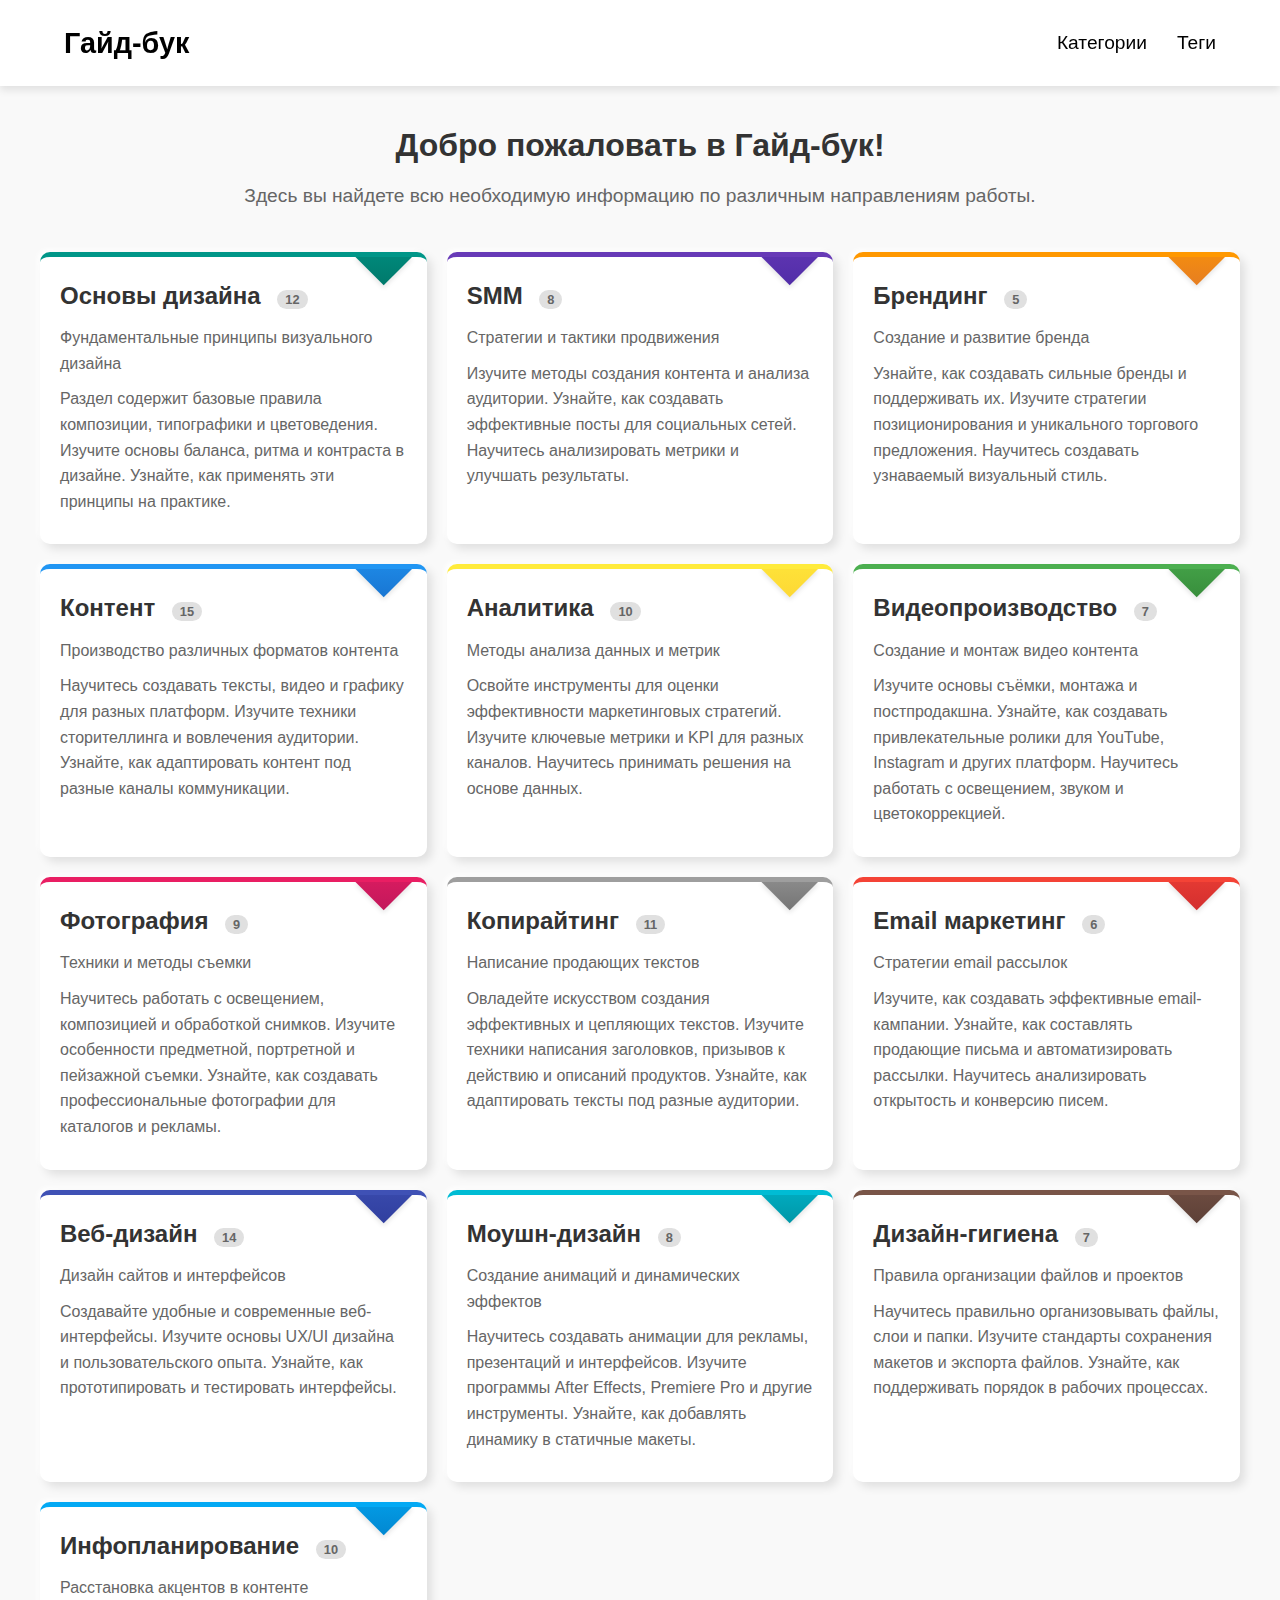
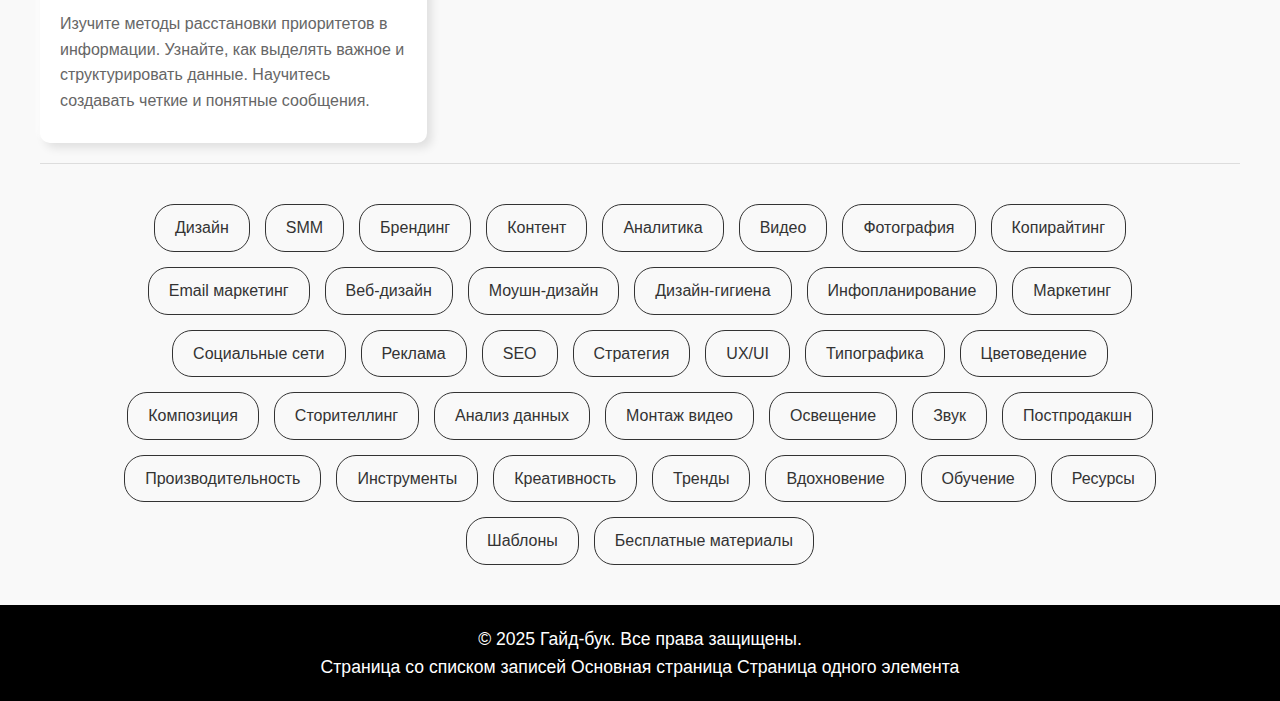
<file: index.html>
<!DOCTYPE html>
<html lang="ru">

<head>
    <meta charset="UTF-8">
    <meta name="viewport" content="width=device-width, initial-scale=1.0">
    <title>Гайд-бук</title>
    <link rel="stylesheet" href="styles.css">
</head>

<body>
    <header class="fixed-header">
        <a href="#" class="logo">Гайд-бук</a>
        <div class="nav-links">
            <a href="#categories-anchor" class="nav-link">Категории</a>
            <a href="#tags-anchor" class="nav-link">Теги</a>
        </div>
    </header>

    <main>
        <section class="intro">
            <h2>Добро пожаловать в Гайд-бук!</h2>
            <p>Здесь вы найдете всю необходимую информацию по различным направлениям работы.</p>
        </section>
        <div id="categories-anchor"></div>
        <div class="categories-wrapper">
            <div class="categories-grid">
                <!-- Основы дизайна -->
                <div class="category-item color-teal">
                    <a href="/topic/design-basics">
                        <h3>Основы дизайна <span class="item-count">12</span></h3>
                        <p>Фундаментальные принципы визуального дизайна</p>
                        <p class="additional-info">
                            Раздел содержит базовые правила композиции, типографики и цветоведения.
                            Изучите основы баланса, ритма и контраста в дизайне.
                            Узнайте, как применять эти принципы на практике.
                        </p>
                    </a>
                </div>
        
                <!-- SMM -->
                <div class="category-item color-purple">
                    <a href="/topic/social-media">
                        <h3>SMM <span class="item-count">8</span></h3>
                        <p>Стратегии и тактики продвижения</p>
                        <p class="additional-info">
                            Изучите методы создания контента и анализа аудитории.
                            Узнайте, как создавать эффективные посты для социальных сетей.
                            Научитесь анализировать метрики и улучшать результаты.
                        </p>
                    </a>
                </div>
        
                <!-- Брендинг -->
                <div class="category-item color-orange">
                    <a href="/topic/branding">
                        <h3>Брендинг <span class="item-count">5</span></h3>
                        <p>Создание и развитие бренда</p>
                        <p class="additional-info">
                            Узнайте, как создавать сильные бренды и поддерживать их.
                            Изучите стратегии позиционирования и уникального торгового предложения.
                            Научитесь создавать узнаваемый визуальный стиль.
                        </p>
                    </a>
                </div>
        
                <!-- Контент -->
                <div class="category-item color-blue">
                    <a href="/topic/content-creation">
                        <h3>Контент <span class="item-count">15</span></h3>
                        <p>Производство различных форматов контента</p>
                        <p class="additional-info">
                            Научитесь создавать тексты, видео и графику для разных платформ.
                            Изучите техники сторителлинга и вовлечения аудитории.
                            Узнайте, как адаптировать контент под разные каналы коммуникации.
                        </p>
                    </a>
                </div>
        
                <!-- Аналитика -->
                <div class="category-item color-yellow">
                    <a href="/topic/analytics">
                        <h3>Аналитика <span class="item-count">10</span></h3>
                        <p>Методы анализа данных и метрик</p>
                        <p class="additional-info">
                            Освойте инструменты для оценки эффективности маркетинговых стратегий.
                            Изучите ключевые метрики и KPI для разных каналов.
                            Научитесь принимать решения на основе данных.
                        </p>
                    </a>
                </div>
        
                <!-- Видеопроизводство -->
                <div class="category-item color-green" >
                    <a href="/topic/video-production">
                        <h3>Видеопроизводство <span class="item-count">7</span></h3>
                        <p>Создание и монтаж видео контента</p>
                        <p class="additional-info">
                            Изучите основы съёмки, монтажа и постпродакшна.
                            Узнайте, как создавать привлекательные ролики для YouTube, Instagram и других платформ.
                            Научитесь работать с освещением, звуком и цветокоррекцией.
                        </p>
                    </a>
                </div>
        
                <!-- Фотография -->
                <div class="category-item color-pink">
                    <a href="/topic/photography">
                        <h3>Фотография <span class="item-count">9</span></h3>
                        <p>Техники и методы съемки</p>
                        <p class="additional-info">
                            Научитесь работать с освещением, композицией и обработкой снимков.
                            Изучите особенности предметной, портретной и пейзажной съемки.
                            Узнайте, как создавать профессиональные фотографии для каталогов и рекламы.
                        </p>
                    </a>
                </div>
        
                <!-- Копирайтинг -->
                <div class="category-item color-gray">
                    <a href="/topic/copywriting">
                        <h3>Копирайтинг <span class="item-count">11</span></h3>
                        <p>Написание продающих текстов</p>
                        <p class="additional-info">
                            Овладейте искусством создания эффективных и цепляющих текстов.
                            Изучите техники написания заголовков, призывов к действию и описаний продуктов.
                            Узнайте, как адаптировать тексты под разные аудитории.
                        </p>
                    </a>
                </div>
        
                <!-- Email маркетинг -->
                <div class="category-item color-red">
                    <a href="/topic/email-marketing">
                        <h3>Email маркетинг <span class="item-count">6</span></h3>
                        <p>Стратегии email рассылок</p>
                        <p class="additional-info">
                            Изучите, как создавать эффективные email-кампании.
                            Узнайте, как составлять продающие письма и автоматизировать рассылки.
                            Научитесь анализировать открытость и конверсию писем.
                        </p>
                    </a>
                </div>
        
                <!-- Веб-дизайн -->
                <div class="category-item color-indigo">
                    <a href="/topic/web-design">
                        <h3>Веб-дизайн <span class="item-count">14</span></h3>
                        <p>Дизайн сайтов и интерфейсов</p>
                        <p class="additional-info">
                            Создавайте удобные и современные веб-интерфейсы.
                            Изучите основы UX/UI дизайна и пользовательского опыта.
                            Узнайте, как прототипировать и тестировать интерфейсы.
                        </p>
                    </a>
                </div>
        
                <!-- Моушн-дизайн -->
                <div class="category-item color-cyan">
                    <a href="/topic/motion-design">
                        <h3>Моушн-дизайн <span class="item-count">8</span></h3>
                        <p>Создание анимаций и динамических эффектов</p>
                        <p class="additional-info">
                            Научитесь создавать анимации для рекламы, презентаций и интерфейсов.
                            Изучите программы After Effects, Premiere Pro и другие инструменты.
                            Узнайте, как добавлять динамику в статичные макеты.
                        </p>
                    </a>
                </div>
        
                <!-- Дизайн-гигиена -->
                <div class="category-item color-brown">
                    <a href="/topic/design-hygiene">
                        <h3>Дизайн-гигиена <span class="item-count">7</span></h3>
                        <p>Правила организации файлов и проектов</p>
                        <p class="additional-info">
                            Научитесь правильно организовывать файлы, слои и папки.
                            Изучите стандарты сохранения макетов и экспорта файлов.
                            Узнайте, как поддерживать порядок в рабочих процессах.
                        </p>
                    </a>
                </div>
        
                <!-- Инфопланирование -->
                <div class="category-item color-light-blue">
                    <a href="/topic/infoplanning">
                        <h3>Инфопланирование <span class="item-count">10</span></h3>
                        <p>Расстановка акцентов в контенте</p>
                        <p class="additional-info">
                            Изучите методы расстановки приоритетов в информации.
                            Узнайте, как выделять важное и структурировать данные.
                            Научитесь создавать четкие и понятные сообщения.
                        </p>
                    </a>
                </div>
            </div>
        </div>
        <div id="tags-anchor"></div>
        <div class="tag-cloud">
            <a href="/tags/design">Дизайн</a>
            <a href="/tags/smm">SMM</a>
            <a href="/tags/branding">Брендинг</a>
            <a href="/tags/content">Контент</a>
            <a href="/tags/analytics">Аналитика</a>
            <a href="/tags/video">Видео</a>
            <a href="/tags/photography">Фотография</a>
            <a href="/tags/copywriting">Копирайтинг</a>
            <a href="/tags/email">Email маркетинг</a>
            <a href="/tags/web-design">Веб-дизайн</a>
            <a href="/tags/motion">Моушн-дизайн</a>
            <a href="/tags/hygiene">Дизайн-гигиена</a>
            <a href="/tags/infoplanning">Инфопланирование</a>
            <a href="/tags/marketing">Маркетинг</a>
            <a href="/tags/social-media">Социальные сети</a>
            <a href="/tags/advertising">Реклама</a>
            <a href="/tags/seo">SEO</a>
            <a href="/tags/strategy">Стратегия</a>
            <a href="/tags/ux-ui">UX/UI</a>
            <a href="/tags/typography">Типографика</a>
            <a href="/tags/color-theory">Цветоведение</a>
            <a href="/tags/composition">Композиция</a>
            <a href="/tags/storytelling">Сторителлинг</a>
            <a href="/tags/data-analysis">Анализ данных</a>
            <a href="/tags/video-editing">Монтаж видео</a>
            <a href="/tags/lighting">Освещение</a>
            <a href="/tags/sound">Звук</a>
            <a href="/tags/post-production">Постпродакшн</a>
            <a href="/tags/productivity">Производительность</a>
            <a href="/tags/tools">Инструменты</a>
            <a href="/tags/creativity">Креативность</a>
            <a href="/tags/trends">Тренды</a>
            <a href="/tags/inspiration">Вдохновение</a>
            <a href="/tags/education">Обучение</a>
            <a href="/tags/resources">Ресурсы</a>
            <a href="/tags/templates">Шаблоны</a>
            <a href="/tags/freebies">Бесплатные материалы</a>
        </div>
        
        
    </main>
    <footer>
        <p>&copy; 2025 Гайд-бук. Все права защищены.</p>
        <a href="https://gambit515.github.io/guidbook/list">Страница со списком записей</a>
        <a href="https://gambit515.github.io/guidbook/">Основная страница</a>
        <a href="https://gambit515.github.io/guidbook/single-item">Страница одного элемента</a>
    </footer>
    <script>
        const colors = [
            '#ff5722', // Оранжевый
            '#03a9f4', // Голубой
            '#4caf50', // Зеленый
            '#9c27b0', // Фиолетовый
            '#e91e63', // Розовый
            '#ffc107', // Желтый
            '#00bcd4', // Светло-голубой
            '#673ab7', // Темно-фиолетовый
            '#ff9800', // Ярко-оранжевый
            '#009688'  // Бирюзовый
        ];
    

        const tags = document.querySelectorAll('.tag-cloud a');
    

        tags.forEach(tag => {
            tag.addEventListener('mouseenter', () => {
                const randomColor = colors[Math.floor(Math.random() * colors.length)];
                tag.style.backgroundColor = randomColor;
                tag.style.borderColor = randomColor;
            });
    
            // Возвращаем исходные стили при уходе курсора
            tag.addEventListener('mouseleave', () => {
                tag.style.backgroundColor = 'transparent';
                tag.style.borderColor = '#333';
            });
        });
    </script>
    <script>
        function scrollToSection(section) {
            const element = document.getElementById(section + '-anchor');
            if (element) {
                element.scrollIntoView({ behavior: 'smooth' });
            }
        }
        </script>
</body>

</html>
</file>
<file: styles.css>
* {
    margin: 0;
    padding: 0;
    box-sizing: border-box
}

body {
    font-family: Arial,sans-serif;
    line-height: 1.6;
    background-color: #f9f9f9;
    padding-top: 120px
}

.main-header {
    text-align: center;
    margin-bottom: 40px
}

.intro h2,.main-header h1 {
    font-size: 2.5rem;
    margin-bottom: 10px
}

.search-bar {
    width: 100%;
    max-width: 400px;
    padding: 10px;
    font-size: 1rem;
    border: 1px solid #ccc;
    border-radius: 5px;
    margin: 0 auto;
    display: block
}

.intro {
    text-align: center;
    margin-bottom: 40px
}

.intro h2 {
    font-size: 2rem
}

.intro p {
    font-size: 1.2rem;
    color: #666
}

.category-item h3,.category-item p {
    font-size: 1.5rem;
    margin-bottom: 10px
}

.category-item p {
    font-size: 1rem;
    color: #666
}

@media (max-width:1024px) {
    .categories-grid {
        grid-template-columns: repeat(2,1fr)
    }
}

@media (max-width:768px) {
    .categories-grid {
        grid-template-columns: 1fr
    }

    .search-bar {
        max-width: 100%
    }
}

.tag-cloud {
    border-top: 1px solid #ddd
}

footer {
    position: relative;
    bottom: 0;
    left: 0;
    width: 100%;
    background-color: #000;
    color: #fff;
    text-align: center;
    padding: 20px 0;
    font-size: 1.1rem
}
.tag-cloud {
    display: flex;
    flex-wrap: wrap;
    justify-content: center;
    gap: 15px;
    margin-top: 20px;
    padding: 40px 60px;
    max-width: 1200px;
    margin-left: auto;
    margin-right: auto
}

.tag-cloud a {
    position: relative;
    padding: 10px 20px;
    border: 1px solid #333;
    border-radius: 20px;
    font-size: 1rem;
    color: #333;
    text-decoration: none;
    transition: color .3s ease,border-color .3s ease,transform .3s ease,background-color .3s ease;
    background-color: transparent
}

.fixed-header,.tag-cloud a::after {
    left: 0;
    width: 100%;
    background-color: #fff
}

.tag-cloud a::after {
    content: "";
    position: absolute;
    bottom: -2px;
    height: 1px;
    transform: scaleX(0);
    transform-origin: left;
    transition: transform .3s ease
}

.fixed-header .nav-links a:hover::after,.tag-cloud a:hover::after {
    transform: scaleX(1)
}

.fixed-header {
    position: fixed;
    top: 0;
    box-shadow: 0 4px 8px rgba(0,0,0,.1);
    z-index: 1000;
    display: flex;
    justify-content: space-between;
    align-items: center;
    padding: 20px 40px;
    box-sizing: border-box;
    padding: 20px 5vw
}

.fixed-header .logo {
    font-size: 1.8rem;
    font-weight: 700;
    text-decoration: none
}

.fixed-header .nav-links {
    display: flex;
    gap: 30px
}

.fixed-header .nav-links a {
    font-size: 1.2rem;
    text-decoration: none;
    position: relative;
    transition: color .3s ease
}

.fixed-header .nav-links a::after {
    content: "";
    position: absolute;
    left: 0;
    bottom: -5px;
    width: 100%;
    height: 2px;
    transform: scaleX(0);
    transform-origin: left;
    transition: transform .3s ease;
    background-color: #000
}

#categories-anchor,#tags-anchor {
    margin-top: -120px;
    padding-top: 120px
}

.fixed-header .logo,.fixed-header .nav-links a {
    color: #000
}

.fixed-header .logo:hover,.fixed-header .nav-links a:hover,body {
    color: #333
}

.tag-cloud a:hover {
    background-color: #ff5722;
    color: #fff;
    border-color: #ff5722;
    transform: scale(1.1);
    text-decoration: none
}

.categories-wrapper {
    display: flex;
    justify-content: center;
    align-items: center;
    flex-wrap: wrap;
    gap: 20px;
    margin: 0 auto;
    max-width: 1200px
}

.categories-grid {
    display: grid;
    grid-template-columns: repeat(3,1fr);
    gap: 20px;
    width: 100%
}

.category-item {
    position: relative;
    background-color: #fff;
    border-radius: 10px;
    box-shadow: 5px 5px 10px rgba(0,0,0,.1),-3px -3px 5px rgba(255,255,255,.8);
    padding: 20px;
    text-align: left;
    transition: transform .3s ease,box-shadow .3s ease;
    overflow: hidden
}

.category-item:hover {
    transform: translateY(-5px);
    box-shadow: 8px 8px 15px rgba(0,0,0,.15),-5px -5px 10px rgba(255,255,255,.9)
}

.category-item::before {
    content: "";
    position: absolute;
    top: 0;
    right: 15px;
    width: 40px;
    height: 40px;
    transform: rotate(45deg);
    transform-origin: 100%0;
    box-shadow: 2px 2px 5px rgba(0,0,0,.1);
    z-index: 1
}

.color-teal::before {
    background: linear-gradient(135deg,#009688,#00796b)
}

.color-purple::before {
    background: linear-gradient(135deg,#673ab7,#512da8)
}

.color-orange::before {
    background: linear-gradient(135deg,#ff9800,#e67e22)
}

.color-blue::before {
    background: linear-gradient(135deg,#2196f3,#1976d2)
}

.color-yellow::before {
    background: linear-gradient(135deg,#ffeb3b,#fdd835)
}

.color-green::before {
    background: linear-gradient(135deg,#4caf50,#388e3c)
}

.color-pink::before {
    background: linear-gradient(135deg,#e91e63,#c2185b)
}

.color-gray::before {
    background: linear-gradient(135deg,#9e9e9e,#757575)
}

.color-red::before {
    background: linear-gradient(135deg,#f44336,#d32f2f)
}

.color-indigo::before {
    background: linear-gradient(135deg,#3f51b5,#303f9f)
}

.color-cyan::before {
    background: linear-gradient(135deg,#00bcd4,#0097a7)
}

.color-brown::before {
    background: linear-gradient(135deg,#795548,#5d4037)
}

.color-light-blue::before {
    background: linear-gradient(135deg,#03a9f4,#0288d1)
}

.category-item a {
    text-decoration: none;
    color: inherit
}

.item-count {
    font-size: .8rem;
    color: #666;
    background-color: #e0e0e0;
    padding: 2px 8px;
    border-radius: 15px;
    margin-left: 10px
}

.additional-info {
    font-size: .9rem;
    color: #777;
    display: block;
    margin-top: 10px
}

.color-teal {
    border-top: 5px solid #009688
}

.color-purple {
    border-top: 5px solid #673ab7
}

.color-orange {
    border-top: 5px solid #ff9800
}

.color-blue {
    border-top: 5px solid #2196f3
}

.color-yellow {
    border-top: 5px solid #ffeb3b
}

.color-green {
    border-top: 5px solid #4caf50
}

.color-pink {
    border-top: 5px solid #e91e63
}

.color-gray {
    border-top: 5px solid #9e9e9e
}

.color-red {
    border-top: 5px solid #f44336
}

.color-indigo {
    border-top: 5px solid #3f51b5
}

.color-cyan {
    border-top: 5px solid #00bcd4
}

.color-brown {
    border-top: 5px solid #795548
}

.color-light-blue {
    border-top: 5px solid #03a9f4
}
footer a {
    color: #ffffff; /* Белый цвет текста */
    text-decoration: none; /* Убираем подчеркивание */
    transition: color 0.3s ease; /* Плавный переход при наведении */
}

footer a:hover {
    color: #dddddd; /* Светло-серый при наведении (опционально) */
}
/* Стили для категорий */
.categories-wrapper {
    display: flex;
    justify-content: center;
    align-items: center;
    flex-wrap: wrap;
    gap: 20px;
    margin: 0 auto;
    max-width: 1200px;
}

.categories-grid {
    display: grid;
    grid-template-columns: repeat(3, 1fr); /* По умолчанию 3 колонки */
    gap: 20px;
    width: 100%;
}

/* Медиа-запрос для средних экранов */
@media (max-width: 1024px) {
    .categories-grid {
        grid-template-columns: repeat(2, 1fr); /* 2 колонки */
    }
}

/* Медиа-запрос для маленьких экранов */
@media (max-width: 768px) {
    .categories-grid {
        grid-template-columns: 1fr; /* 1 колонка */
    }
}
</file>
